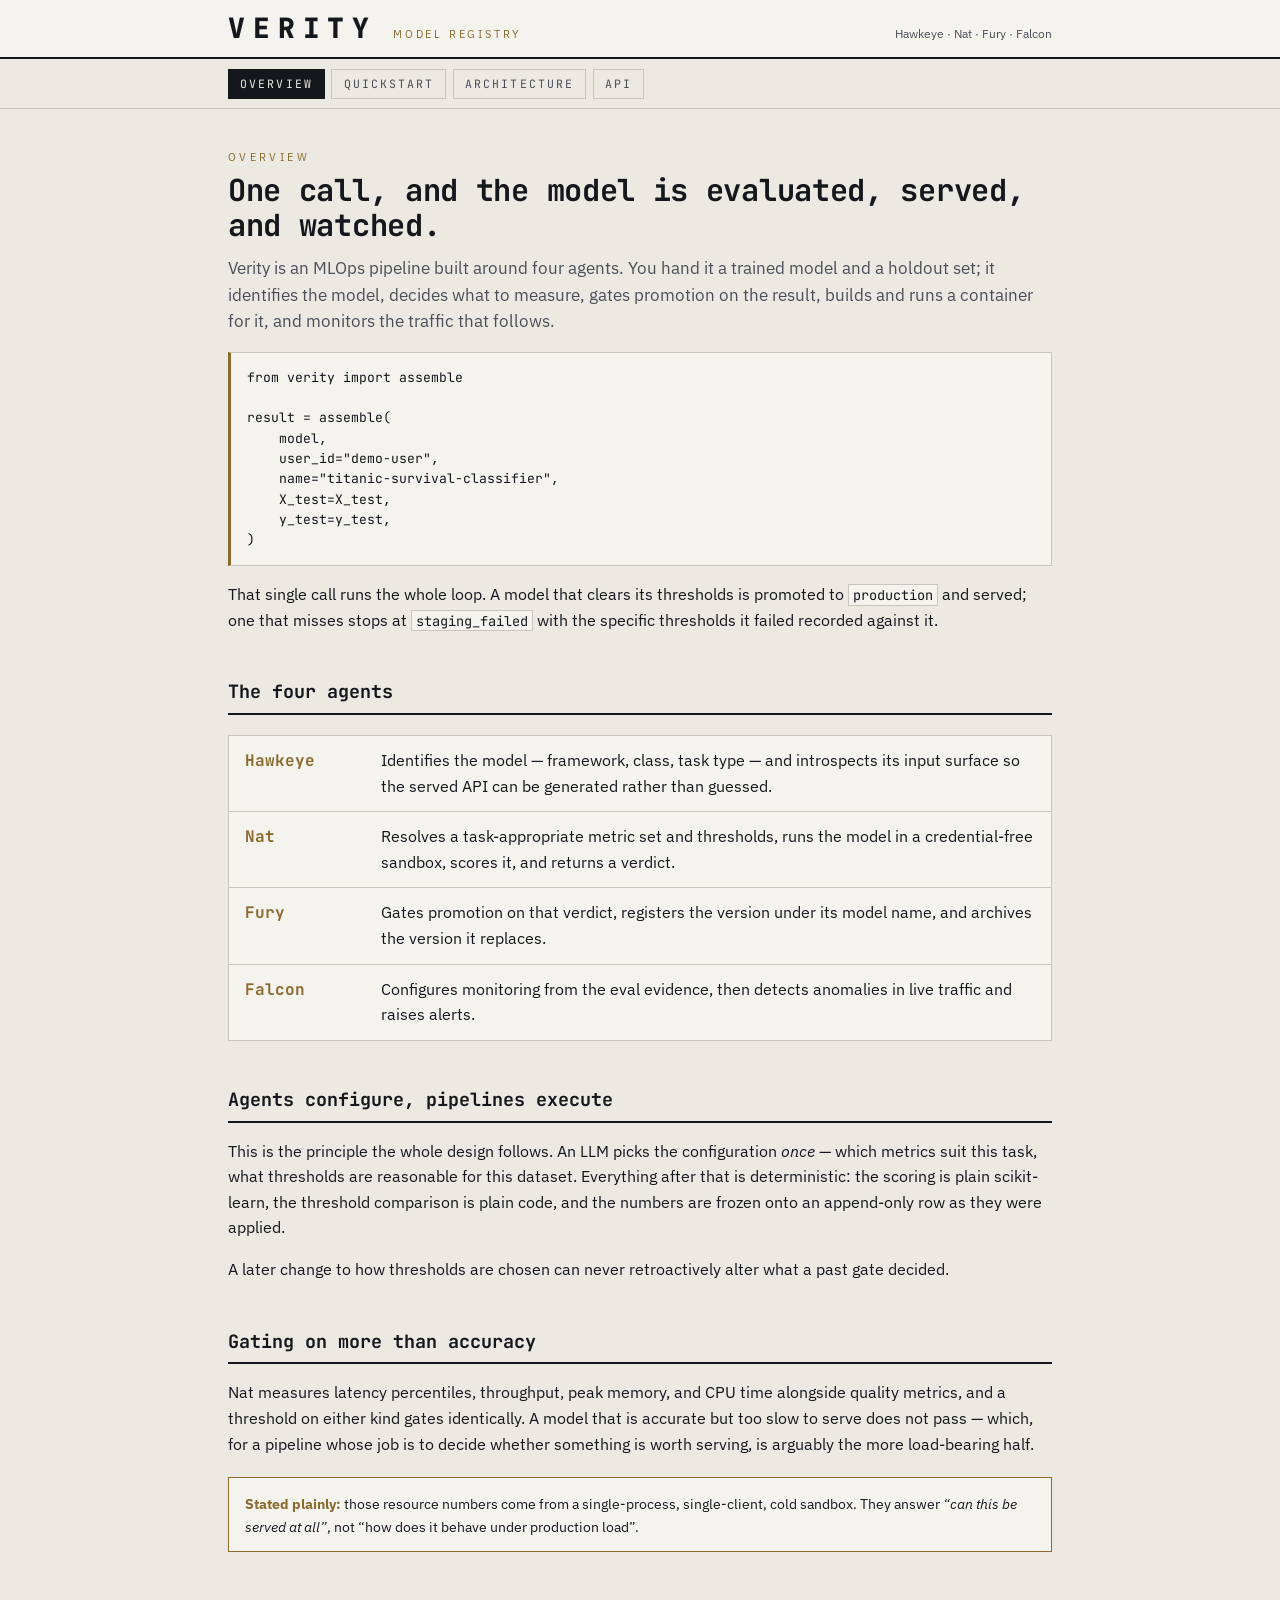
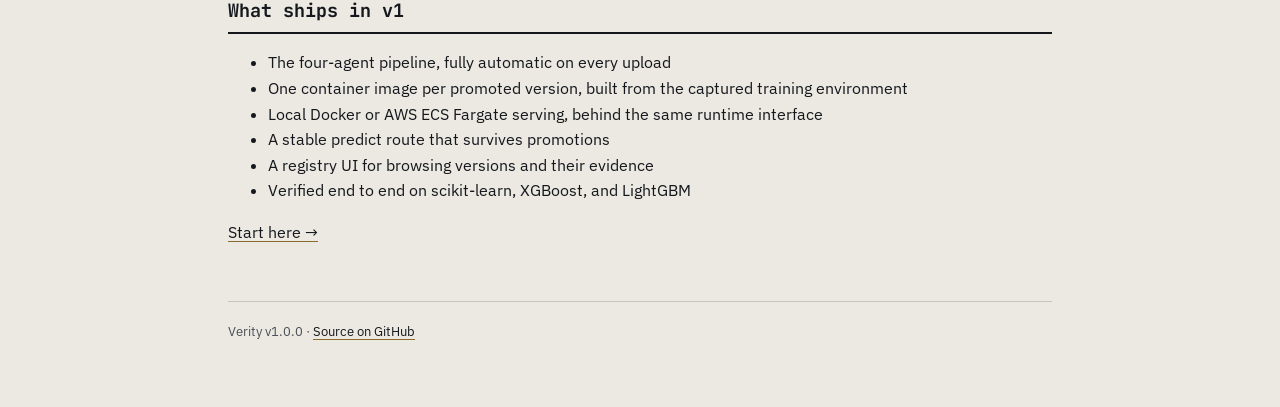
<file: index.html>
<!doctype html>
<html lang="en">
<head>
<meta charset="utf-8">
<meta name="viewport" content="width=device-width, initial-scale=1">
<title>Verity — an agentic MLOps pipeline</title>
<meta name="description" content="Verity turns a trained model into a served, evaluated, monitored one from a single assemble() call. Four agents: Hawkeye, Nat, Fury, Falcon.">
<link rel="preconnect" href="https://fonts.googleapis.com">
<link rel="preconnect" href="https://fonts.gstatic.com" crossorigin>
<link href="https://fonts.googleapis.com/css2?family=IBM+Plex+Sans:wght@400;500;600&family=JetBrains+Mono:wght@400;700;800&display=swap" rel="stylesheet">
<link rel="stylesheet" href="assets/style.css">
</head>
<body>

<header class="masthead">
  <div class="masthead-inner">
    <a class="wordmark" href="index.html">Verity</a>
    <span class="tagline">Model registry</span>
    <span class="masthead-meta">Hawkeye · Nat · Fury · Falcon</span>
  </div>
</header>

<nav>
  <div class="nav-inner">
    <a href="index.html" aria-current="page">Overview</a>
    <a href="quickstart.html">Quickstart</a>
    <a href="architecture.html">Architecture</a>
    <a href="api.html">API</a>
  </div>
</nav>

<main class="page">
  <p class="eyebrow">Overview</p>
  <h1>One call, and the model is evaluated, served, and watched.</h1>
  <p class="lede">
    Verity is an MLOps pipeline built around four agents. You hand it a trained model and
    a holdout set; it identifies the model, decides what to measure, gates promotion on
    the result, builds and runs a container for it, and monitors the traffic that follows.
  </p>

  <pre><code>from verity import assemble

result = assemble(
    model,
    user_id="demo-user",
    name="titanic-survival-classifier",
    X_test=X_test,
    y_test=y_test,
)</code></pre>

  <p>
    That single call runs the whole loop. A model that clears its thresholds is promoted
    to <code>production</code> and served; one that misses stops at
    <code>staging_failed</code> with the specific thresholds it failed recorded against
    it.
  </p>

  <h2>The four agents</h2>

  <div class="agents">
    <div class="agent">
      <span class="agent-name">Hawkeye</span>
      <span>
        Identifies the model — framework, class, task type — and introspects its input
        surface so the served API can be generated rather than guessed.
      </span>
    </div>
    <div class="agent">
      <span class="agent-name">Nat</span>
      <span>
        Resolves a task-appropriate metric set and thresholds, runs the model in a
        credential-free sandbox, scores it, and returns a verdict.
      </span>
    </div>
    <div class="agent">
      <span class="agent-name">Fury</span>
      <span>
        Gates promotion on that verdict, registers the version under its model name, and
        archives the version it replaces.
      </span>
    </div>
    <div class="agent">
      <span class="agent-name">Falcon</span>
      <span>
        Configures monitoring from the eval evidence, then detects anomalies in live
        traffic and raises alerts.
      </span>
    </div>
  </div>

  <h2>Agents configure, pipelines execute</h2>
  <p>
    This is the principle the whole design follows. An LLM picks the configuration
    <em>once</em> — which metrics suit this task, what thresholds are reasonable for this
    dataset. Everything after that is deterministic: the scoring is plain scikit-learn,
    the threshold comparison is plain code, and the numbers are frozen onto an
    append-only row as they were applied.
  </p>
  <p>
    A later change to how thresholds are chosen can never retroactively alter what a past
    gate decided.
  </p>

  <h2>Gating on more than accuracy</h2>
  <p>
    Nat measures latency percentiles, throughput, peak memory, and CPU time alongside
    quality metrics, and a threshold on either kind gates identically. A model that is
    accurate but too slow to serve does not pass — which, for a pipeline whose job is to
    decide whether something is worth serving, is arguably the more load-bearing half.
  </p>

  <div class="note">
    <strong>Stated plainly:</strong> those resource numbers come from a single-process,
    single-client, cold sandbox. They answer <em>“can this be served at all”</em>, not
    “how does it behave under production load”.
  </div>

  <h2>What ships in v1</h2>
  <ul>
    <li>The four-agent pipeline, fully automatic on every upload</li>
    <li>One container image per promoted version, built from the captured training environment</li>
    <li>Local Docker or AWS ECS Fargate serving, behind the same runtime interface</li>
    <li>A stable predict route that survives promotions</li>
    <li>A registry UI for browsing versions and their evidence</li>
    <li>Verified end to end on scikit-learn, XGBoost, and LightGBM</li>
  </ul>

  <p>
    <a href="quickstart.html">Start here →</a>
  </p>

  <footer>
    Verity v1.0.0 · <a href="https://github.com/Koustav-github/Verity">Source on GitHub</a>
  </footer>
</main>

</body>
</html>
</file>
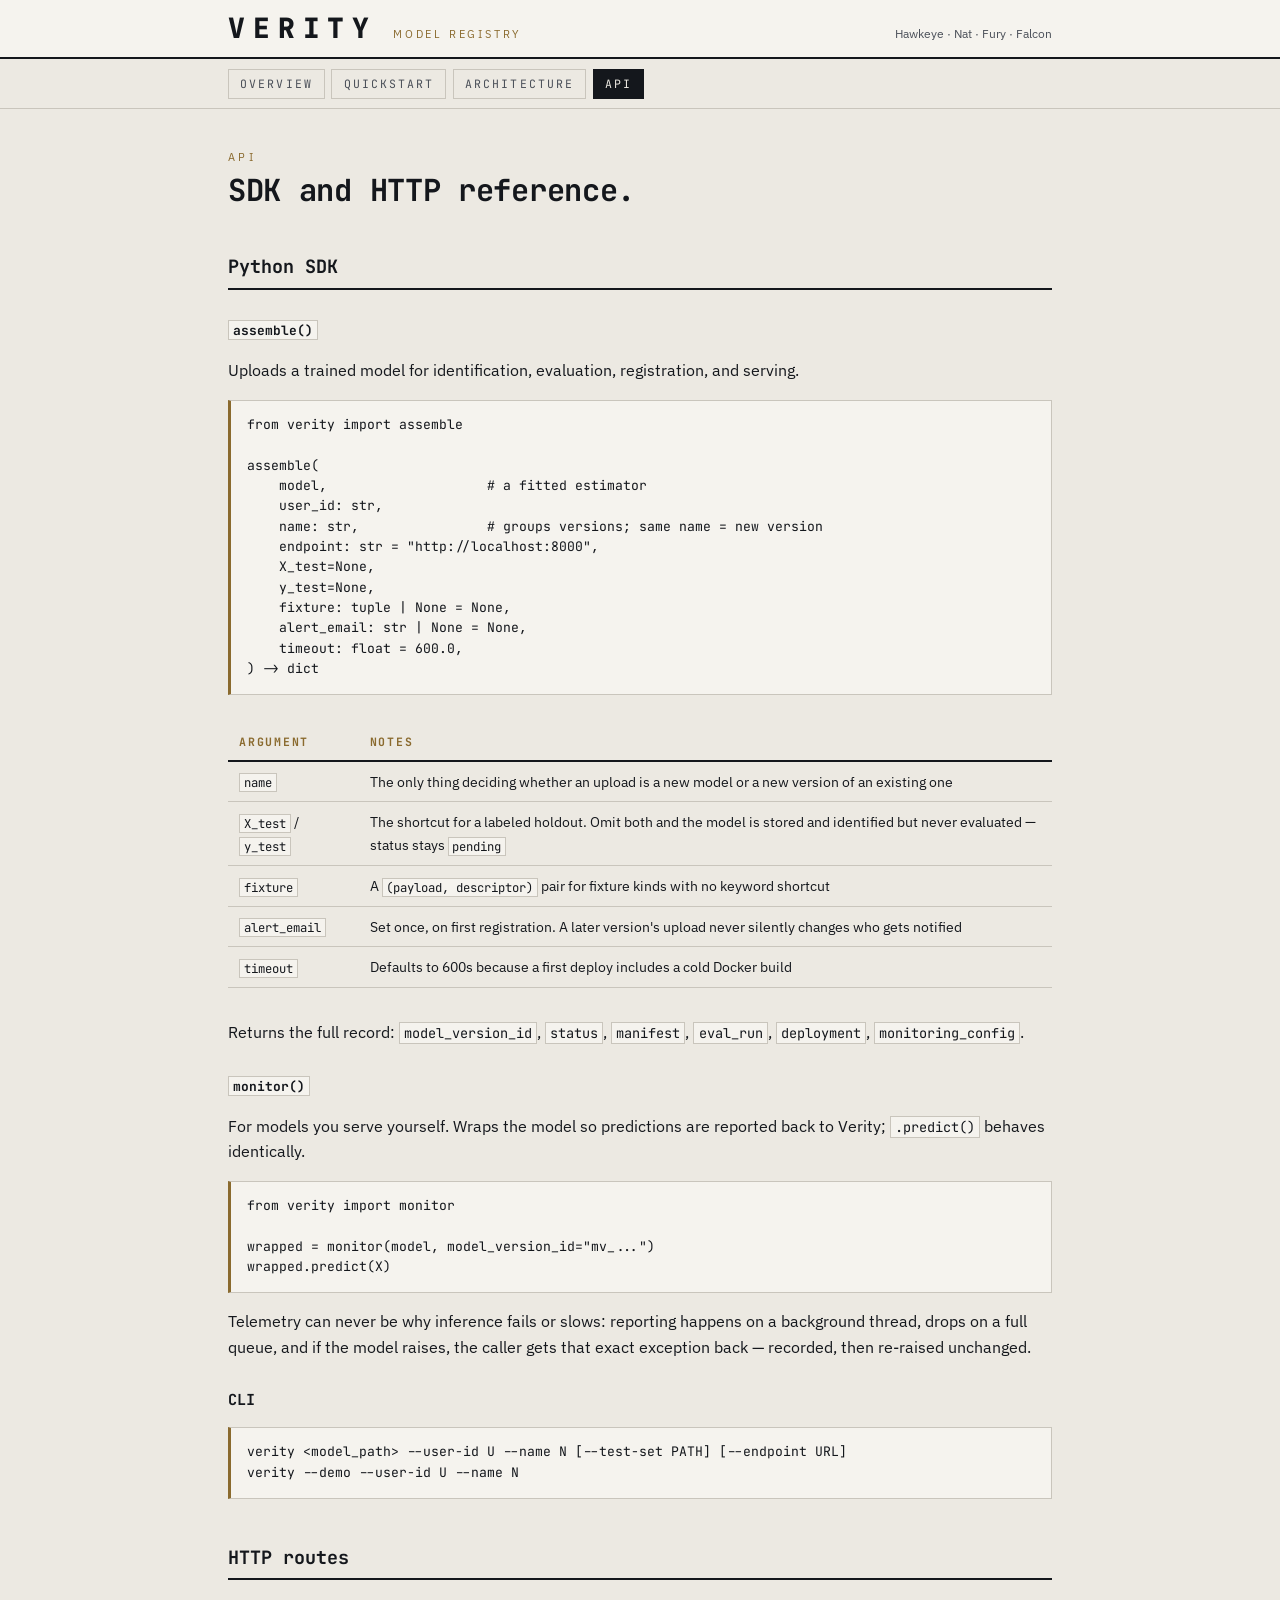
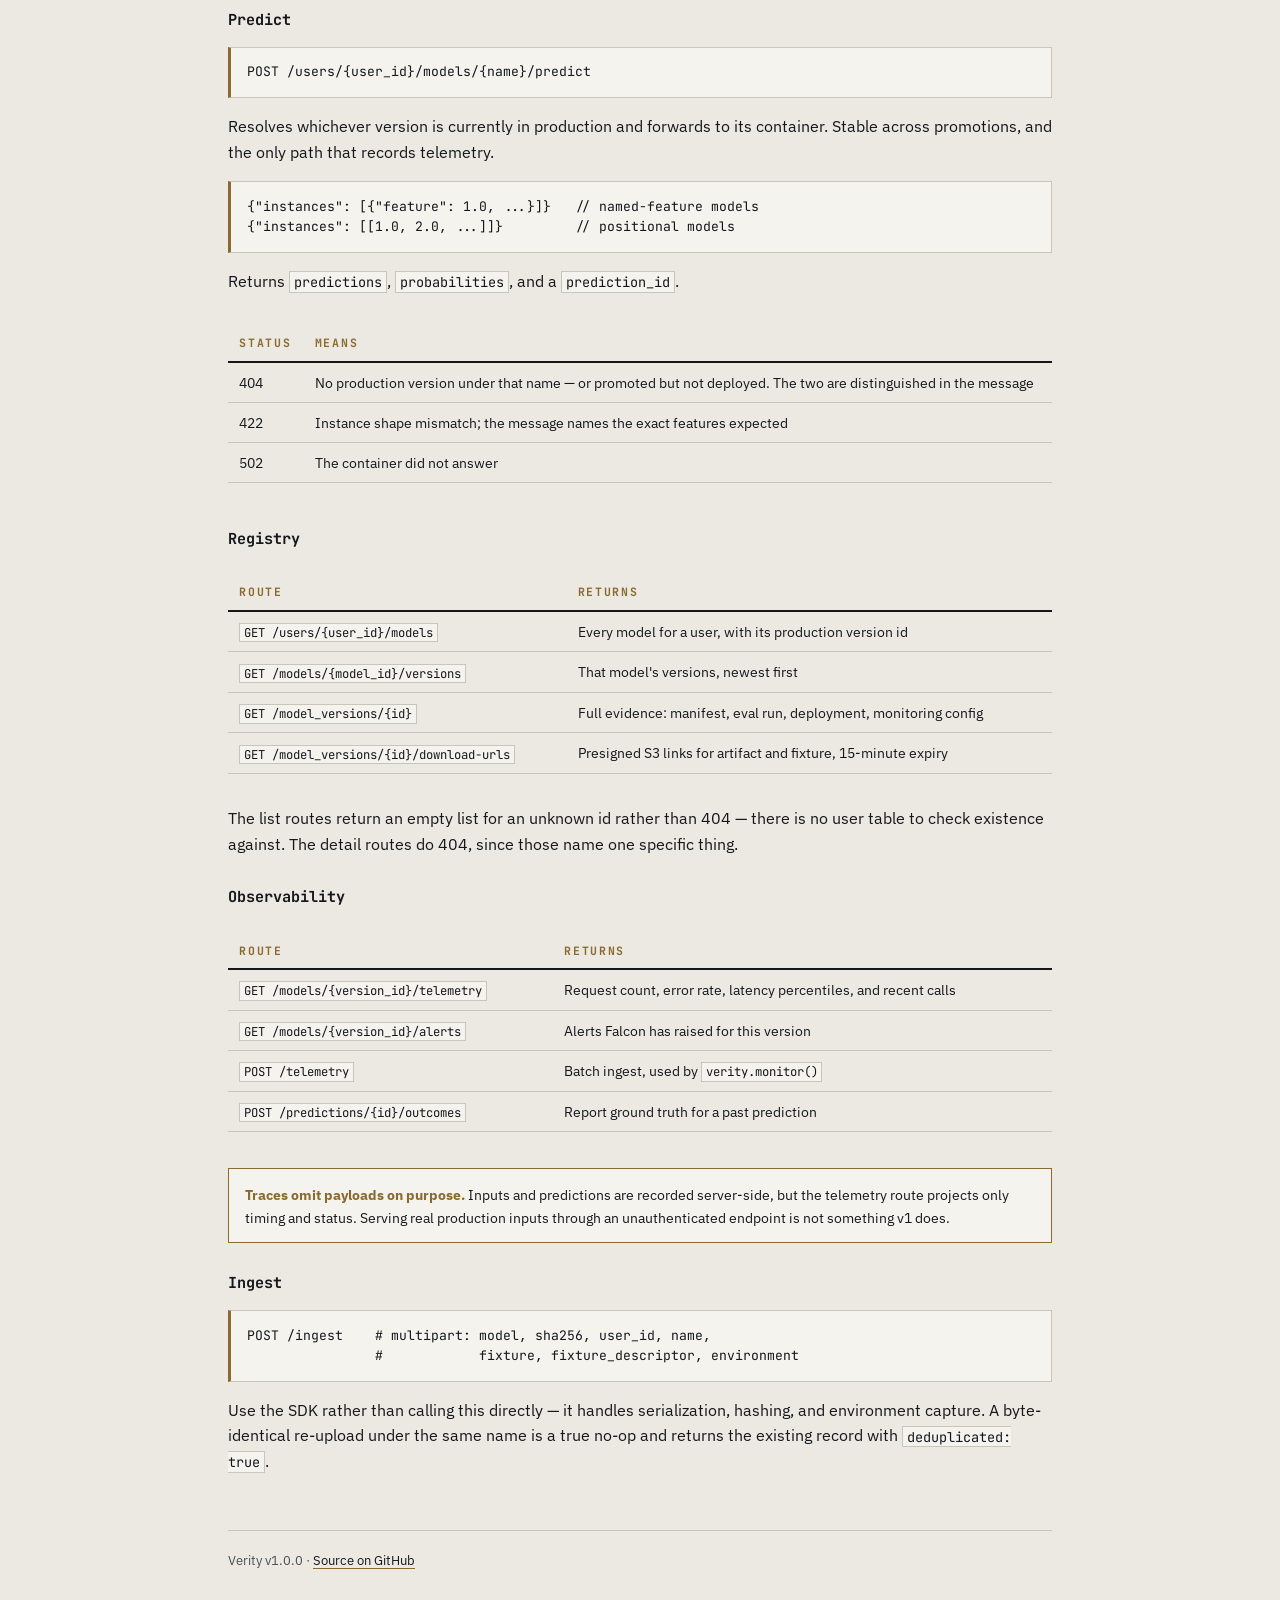
<file: api.html>
<!doctype html>
<html lang="en">
<head>
<meta charset="utf-8">
<meta name="viewport" content="width=device-width, initial-scale=1">
<title>API — Verity</title>
<meta name="description" content="Verity's Python SDK and HTTP routes.">
<link rel="preconnect" href="https://fonts.googleapis.com">
<link rel="preconnect" href="https://fonts.gstatic.com" crossorigin>
<link href="https://fonts.googleapis.com/css2?family=IBM+Plex+Sans:wght@400;500;600&family=JetBrains+Mono:wght@400;700;800&display=swap" rel="stylesheet">
<link rel="stylesheet" href="assets/style.css">
</head>
<body>

<header class="masthead">
  <div class="masthead-inner">
    <a class="wordmark" href="index.html">Verity</a>
    <span class="tagline">Model registry</span>
    <span class="masthead-meta">Hawkeye · Nat · Fury · Falcon</span>
  </div>
</header>

<nav>
  <div class="nav-inner">
    <a href="index.html">Overview</a>
    <a href="quickstart.html">Quickstart</a>
    <a href="architecture.html">Architecture</a>
    <a href="api.html" aria-current="page">API</a>
  </div>
</nav>

<main class="page">
  <p class="eyebrow">API</p>
  <h1>SDK and HTTP reference.</h1>

  <h2>Python SDK</h2>

  <h3><code>assemble()</code></h3>
  <p>Uploads a trained model for identification, evaluation, registration, and serving.</p>

  <pre><code>from verity import assemble

assemble(
    model,                    # a fitted estimator
    user_id: str,
    name: str,                # groups versions; same name = new version
    endpoint: str = "http://localhost:8000",
    X_test=None,
    y_test=None,
    fixture: tuple | None = None,
    alert_email: str | None = None,
    timeout: float = 600.0,
) -> dict</code></pre>

  <div class="table-scroll">
    <table>
      <tr><th>Argument</th><th>Notes</th></tr>
      <tr><td><code>name</code></td><td>The only thing deciding whether an upload is a new model or a new version of an existing one</td></tr>
      <tr><td><code>X_test</code> / <code>y_test</code></td><td>The shortcut for a labeled holdout. Omit both and the model is stored and identified but never evaluated — status stays <code>pending</code></td></tr>
      <tr><td><code>fixture</code></td><td>A <code>(payload, descriptor)</code> pair for fixture kinds with no keyword shortcut</td></tr>
      <tr><td><code>alert_email</code></td><td>Set once, on first registration. A later version's upload never silently changes who gets notified</td></tr>
      <tr><td><code>timeout</code></td><td>Defaults to 600s because a first deploy includes a cold Docker build</td></tr>
    </table>
  </div>

  <p>Returns the full record: <code>model_version_id</code>, <code>status</code>, <code>manifest</code>, <code>eval_run</code>, <code>deployment</code>, <code>monitoring_config</code>.</p>

  <h3><code>monitor()</code></h3>
  <p>
    For models you serve yourself. Wraps the model so predictions are reported back to
    Verity; <code>.predict()</code> behaves identically.
  </p>

  <pre><code>from verity import monitor

wrapped = monitor(model, model_version_id="mv_...")
wrapped.predict(X)</code></pre>

  <p>
    Telemetry can never be why inference fails or slows: reporting happens on a background
    thread, drops on a full queue, and if the model raises, the caller gets that exact
    exception back — recorded, then re-raised unchanged.
  </p>

  <h3>CLI</h3>
  <pre><code>verity &lt;model_path&gt; --user-id U --name N [--test-set PATH] [--endpoint URL]
verity --demo --user-id U --name N</code></pre>

  <h2>HTTP routes</h2>

  <h3>Predict</h3>
  <pre><code>POST /users/{user_id}/models/{name}/predict</code></pre>
  <p>
    Resolves whichever version is currently in production and forwards to its container.
    Stable across promotions, and the only path that records telemetry.
  </p>

  <pre><code>{"instances": [{"feature": 1.0, ...}]}   // named-feature models
{"instances": [[1.0, 2.0, ...]]}         // positional models</code></pre>

  <p>Returns <code>predictions</code>, <code>probabilities</code>, and a <code>prediction_id</code>.</p>

  <div class="table-scroll">
    <table>
      <tr><th>Status</th><th>Means</th></tr>
      <tr><td>404</td><td>No production version under that name — or promoted but not deployed. The two are distinguished in the message</td></tr>
      <tr><td>422</td><td>Instance shape mismatch; the message names the exact features expected</td></tr>
      <tr><td>502</td><td>The container did not answer</td></tr>
    </table>
  </div>

  <h3>Registry</h3>
  <div class="table-scroll">
    <table>
      <tr><th>Route</th><th>Returns</th></tr>
      <tr><td><code>GET /users/{user_id}/models</code></td><td>Every model for a user, with its production version id</td></tr>
      <tr><td><code>GET /models/{model_id}/versions</code></td><td>That model's versions, newest first</td></tr>
      <tr><td><code>GET /model_versions/{id}</code></td><td>Full evidence: manifest, eval run, deployment, monitoring config</td></tr>
      <tr><td><code>GET /model_versions/{id}/download-urls</code></td><td>Presigned S3 links for artifact and fixture, 15-minute expiry</td></tr>
    </table>
  </div>

  <p>
    The list routes return an empty list for an unknown id rather than 404 — there is no
    user table to check existence against. The detail routes do 404, since those name one
    specific thing.
  </p>

  <h3>Observability</h3>
  <div class="table-scroll">
    <table>
      <tr><th>Route</th><th>Returns</th></tr>
      <tr><td><code>GET /models/{version_id}/telemetry</code></td><td>Request count, error rate, latency percentiles, and recent calls</td></tr>
      <tr><td><code>GET /models/{version_id}/alerts</code></td><td>Alerts Falcon has raised for this version</td></tr>
      <tr><td><code>POST /telemetry</code></td><td>Batch ingest, used by <code>verity.monitor()</code></td></tr>
      <tr><td><code>POST /predictions/{id}/outcomes</code></td><td>Report ground truth for a past prediction</td></tr>
    </table>
  </div>

  <div class="note">
    <strong>Traces omit payloads on purpose.</strong> Inputs and predictions are recorded
    server-side, but the telemetry route projects only timing and status. Serving real
    production inputs through an unauthenticated endpoint is not something v1 does.
  </div>

  <h3>Ingest</h3>
  <pre><code>POST /ingest    # multipart: model, sha256, user_id, name,
                #            fixture, fixture_descriptor, environment</code></pre>
  <p>
    Use the SDK rather than calling this directly — it handles serialization, hashing, and
    environment capture. A byte-identical re-upload under the same name is a true no-op
    and returns the existing record with <code>deduplicated: true</code>.
  </p>

  <footer>
    Verity v1.0.0 · <a href="https://github.com/Koustav-github/Verity">Source on GitHub</a>
  </footer>
</main>

</body>
</html>
</file>
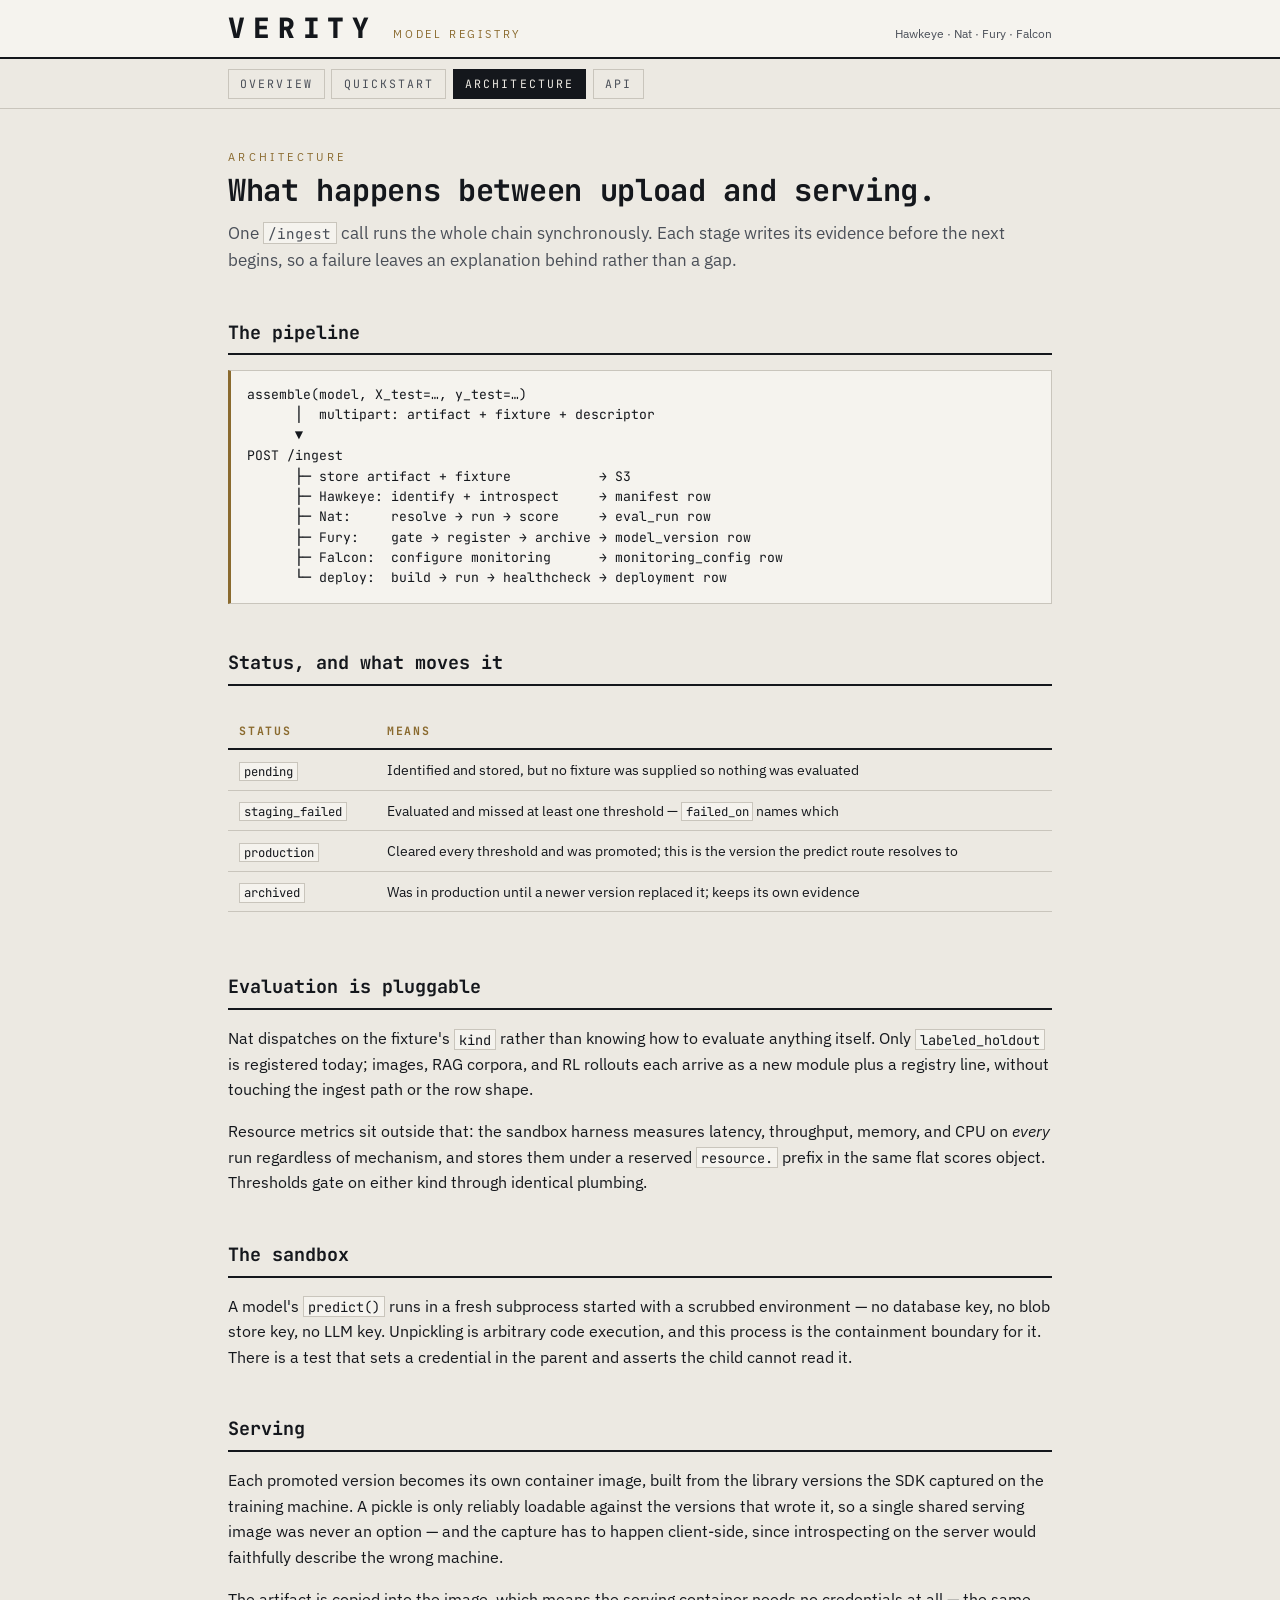
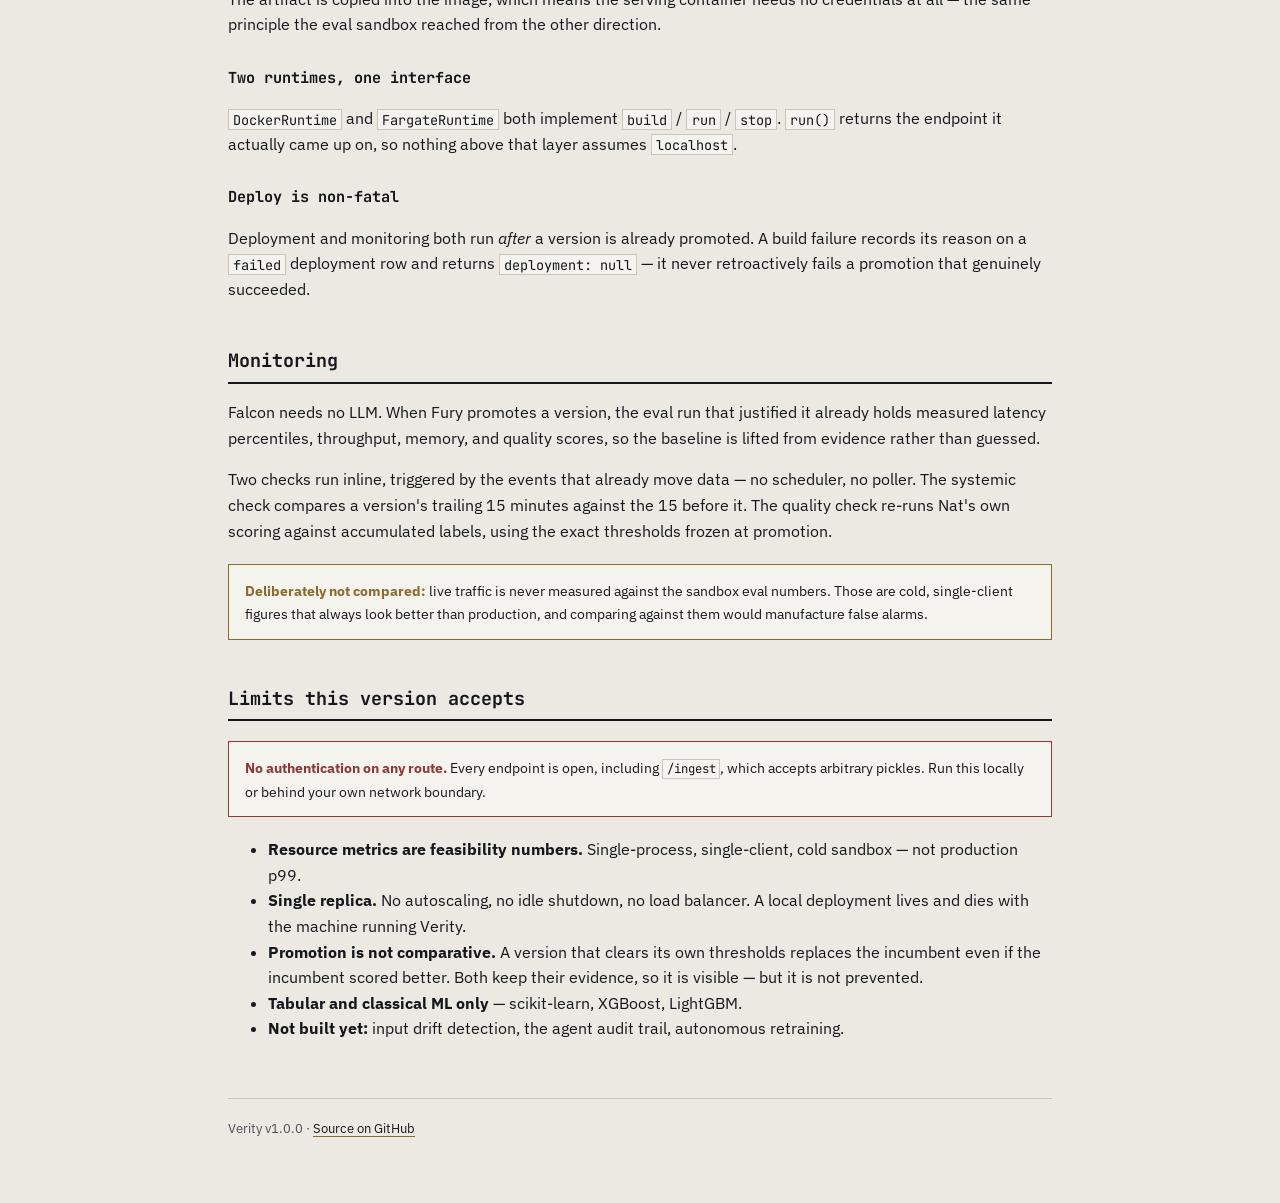
<file: architecture.html>
<!doctype html>
<html lang="en">
<head>
<meta charset="utf-8">
<meta name="viewport" content="width=device-width, initial-scale=1">
<title>Architecture — Verity</title>
<meta name="description" content="How Verity's pipeline works: the agent handoff, evaluation sandbox, container serving, and the limits it accepts.">
<link rel="preconnect" href="https://fonts.googleapis.com">
<link rel="preconnect" href="https://fonts.gstatic.com" crossorigin>
<link href="https://fonts.googleapis.com/css2?family=IBM+Plex+Sans:wght@400;500;600&family=JetBrains+Mono:wght@400;700;800&display=swap" rel="stylesheet">
<link rel="stylesheet" href="assets/style.css">
</head>
<body>

<header class="masthead">
  <div class="masthead-inner">
    <a class="wordmark" href="index.html">Verity</a>
    <span class="tagline">Model registry</span>
    <span class="masthead-meta">Hawkeye · Nat · Fury · Falcon</span>
  </div>
</header>

<nav>
  <div class="nav-inner">
    <a href="index.html">Overview</a>
    <a href="quickstart.html">Quickstart</a>
    <a href="architecture.html" aria-current="page">Architecture</a>
    <a href="api.html">API</a>
  </div>
</nav>

<main class="page">
  <p class="eyebrow">Architecture</p>
  <h1>What happens between upload and serving.</h1>
  <p class="lede">
    One <code>/ingest</code> call runs the whole chain synchronously. Each stage writes
    its evidence before the next begins, so a failure leaves an explanation behind rather
    than a gap.
  </p>

  <h2>The pipeline</h2>
  <pre><code>assemble(model, X_test=…, y_test=…)
      │  multipart: artifact + fixture + descriptor
      ▼
POST /ingest
      ├─ store artifact + fixture           → S3
      ├─ Hawkeye: identify + introspect     → manifest row
      ├─ Nat:     resolve → run → score     → eval_run row
      ├─ Fury:    gate → register → archive → model_version row
      ├─ Falcon:  configure monitoring      → monitoring_config row
      └─ deploy:  build → run → healthcheck → deployment row</code></pre>

  <h2>Status, and what moves it</h2>
  <div class="table-scroll">
    <table>
      <tr><th>Status</th><th>Means</th></tr>
      <tr><td><code>pending</code></td><td>Identified and stored, but no fixture was supplied so nothing was evaluated</td></tr>
      <tr><td><code>staging_failed</code></td><td>Evaluated and missed at least one threshold — <code>failed_on</code> names which</td></tr>
      <tr><td><code>production</code></td><td>Cleared every threshold and was promoted; this is the version the predict route resolves to</td></tr>
      <tr><td><code>archived</code></td><td>Was in production until a newer version replaced it; keeps its own evidence</td></tr>
    </table>
  </div>

  <h2>Evaluation is pluggable</h2>
  <p>
    Nat dispatches on the fixture's <code>kind</code> rather than knowing how to evaluate
    anything itself. Only <code>labeled_holdout</code> is registered today; images, RAG
    corpora, and RL rollouts each arrive as a new module plus a registry line, without
    touching the ingest path or the row shape.
  </p>
  <p>
    Resource metrics sit outside that: the sandbox harness measures latency, throughput,
    memory, and CPU on <em>every</em> run regardless of mechanism, and stores them under a
    reserved <code>resource.</code> prefix in the same flat scores object. Thresholds gate
    on either kind through identical plumbing.
  </p>

  <h2>The sandbox</h2>
  <p>
    A model's <code>predict()</code> runs in a fresh subprocess started with a scrubbed
    environment — no database key, no blob store key, no LLM key. Unpickling is arbitrary
    code execution, and this process is the containment boundary for it. There is a test
    that sets a credential in the parent and asserts the child cannot read it.
  </p>

  <h2>Serving</h2>
  <p>
    Each promoted version becomes its own container image, built from the library versions
    the SDK captured on the training machine. A pickle is only reliably loadable against
    the versions that wrote it, so a single shared serving image was never an option — and
    the capture has to happen client-side, since introspecting on the server would
    faithfully describe the wrong machine.
  </p>
  <p>
    The artifact is copied into the image, which means the serving container needs no
    credentials at all — the same principle the eval sandbox reached from the other
    direction.
  </p>

  <h3>Two runtimes, one interface</h3>
  <p>
    <code>DockerRuntime</code> and <code>FargateRuntime</code> both implement
    <code>build</code> / <code>run</code> / <code>stop</code>. <code>run()</code> returns
    the endpoint it actually came up on, so nothing above that layer assumes
    <code>localhost</code>.
  </p>

  <h3>Deploy is non-fatal</h3>
  <p>
    Deployment and monitoring both run <em>after</em> a version is already promoted. A
    build failure records its reason on a <code>failed</code> deployment row and returns
    <code>deployment: null</code> — it never retroactively fails a promotion that
    genuinely succeeded.
  </p>

  <h2>Monitoring</h2>
  <p>
    Falcon needs no LLM. When Fury promotes a version, the eval run that justified it
    already holds measured latency percentiles, throughput, memory, and quality scores, so
    the baseline is lifted from evidence rather than guessed.
  </p>
  <p>
    Two checks run inline, triggered by the events that already move data — no scheduler,
    no poller. The systemic check compares a version's trailing 15 minutes against the 15
    before it. The quality check re-runs Nat's own scoring against accumulated labels,
    using the exact thresholds frozen at promotion.
  </p>

  <div class="note">
    <strong>Deliberately not compared:</strong> live traffic is never measured against the
    sandbox eval numbers. Those are cold, single-client figures that always look better
    than production, and comparing against them would manufacture false alarms.
  </div>

  <h2>Limits this version accepts</h2>

  <div class="note warn">
    <strong>No authentication on any route.</strong> Every endpoint is open, including
    <code>/ingest</code>, which accepts arbitrary pickles. Run this locally or behind your
    own network boundary.
  </div>

  <ul>
    <li>
      <strong>Resource metrics are feasibility numbers.</strong> Single-process,
      single-client, cold sandbox — not production p99.
    </li>
    <li>
      <strong>Single replica.</strong> No autoscaling, no idle shutdown, no load balancer.
      A local deployment lives and dies with the machine running Verity.
    </li>
    <li>
      <strong>Promotion is not comparative.</strong> A version that clears its own
      thresholds replaces the incumbent even if the incumbent scored better. Both keep
      their evidence, so it is visible — but it is not prevented.
    </li>
    <li>
      <strong>Tabular and classical ML only</strong> — scikit-learn, XGBoost, LightGBM.
    </li>
    <li>
      <strong>Not built yet:</strong> input drift detection, the agent audit trail,
      autonomous retraining.
    </li>
  </ul>

  <footer>
    Verity v1.0.0 · <a href="https://github.com/Koustav-github/Verity">Source on GitHub</a>
  </footer>
</main>

</body>
</html>
</file>
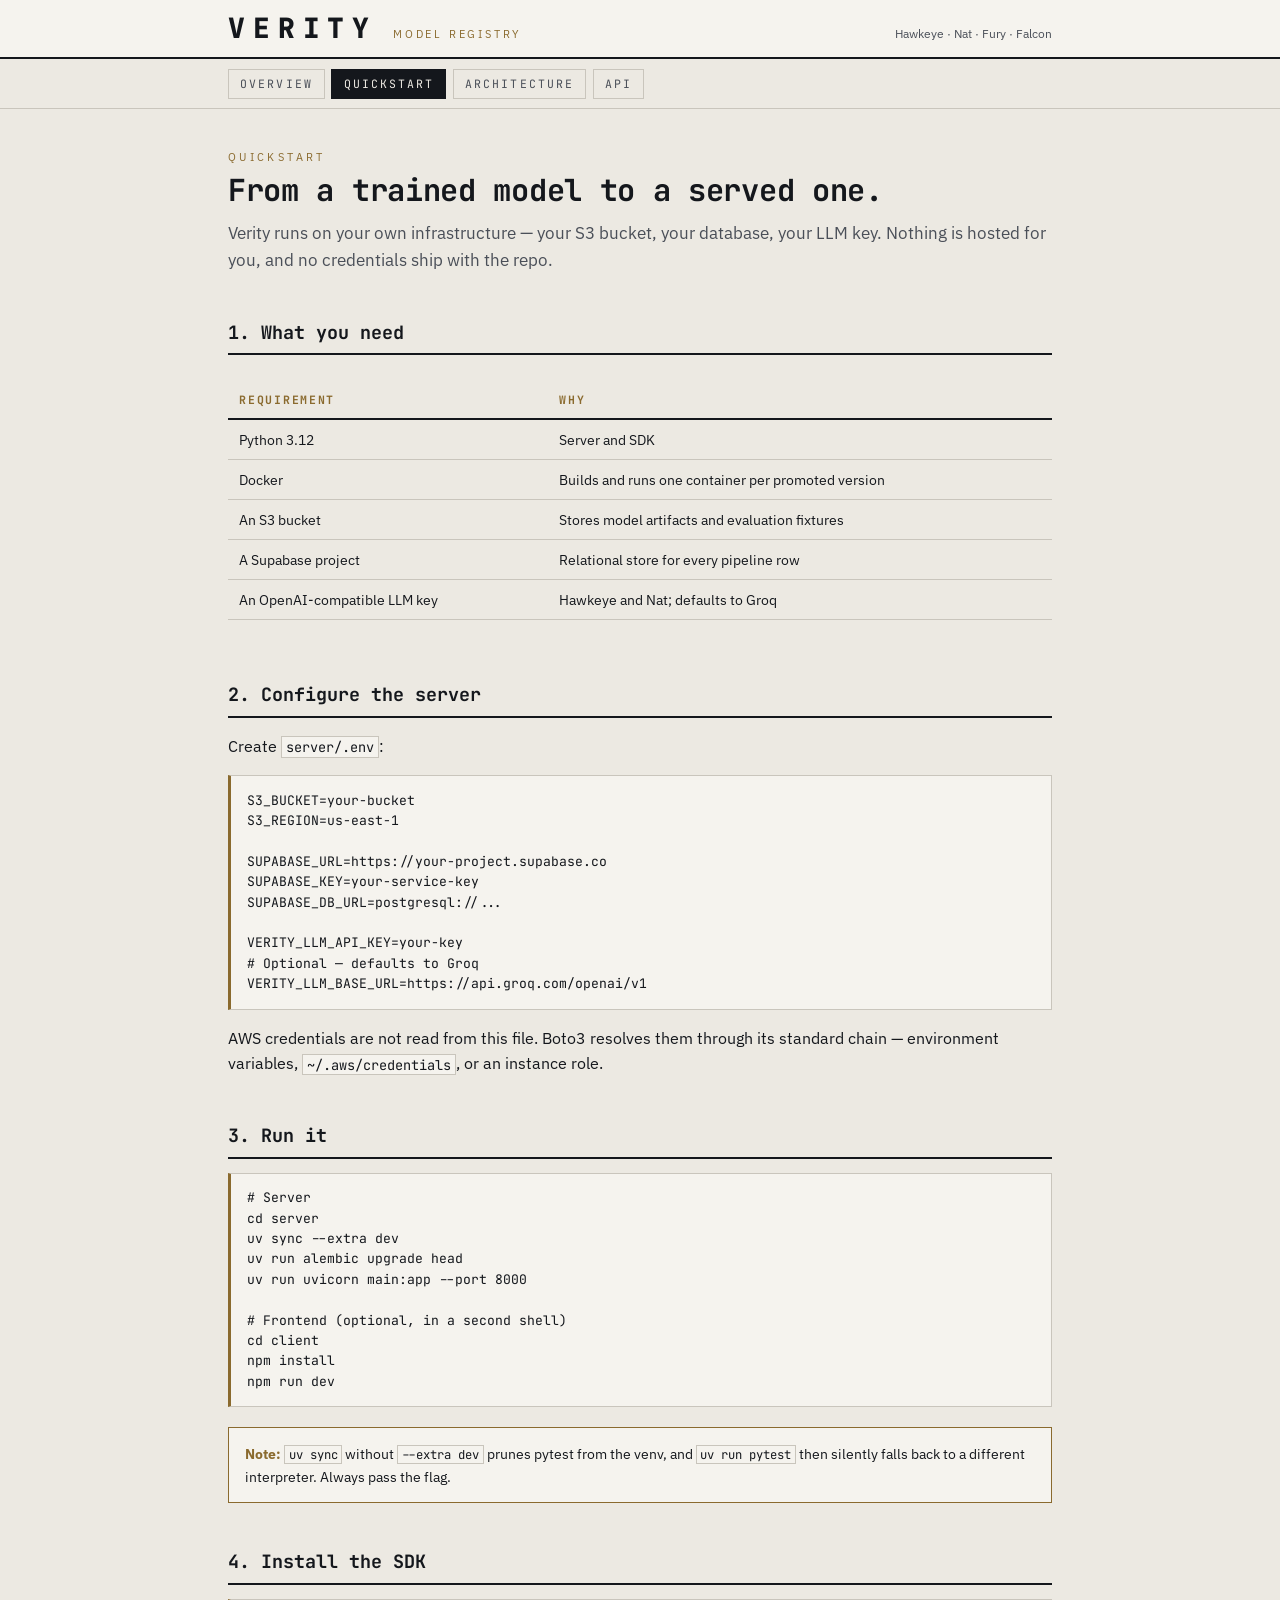
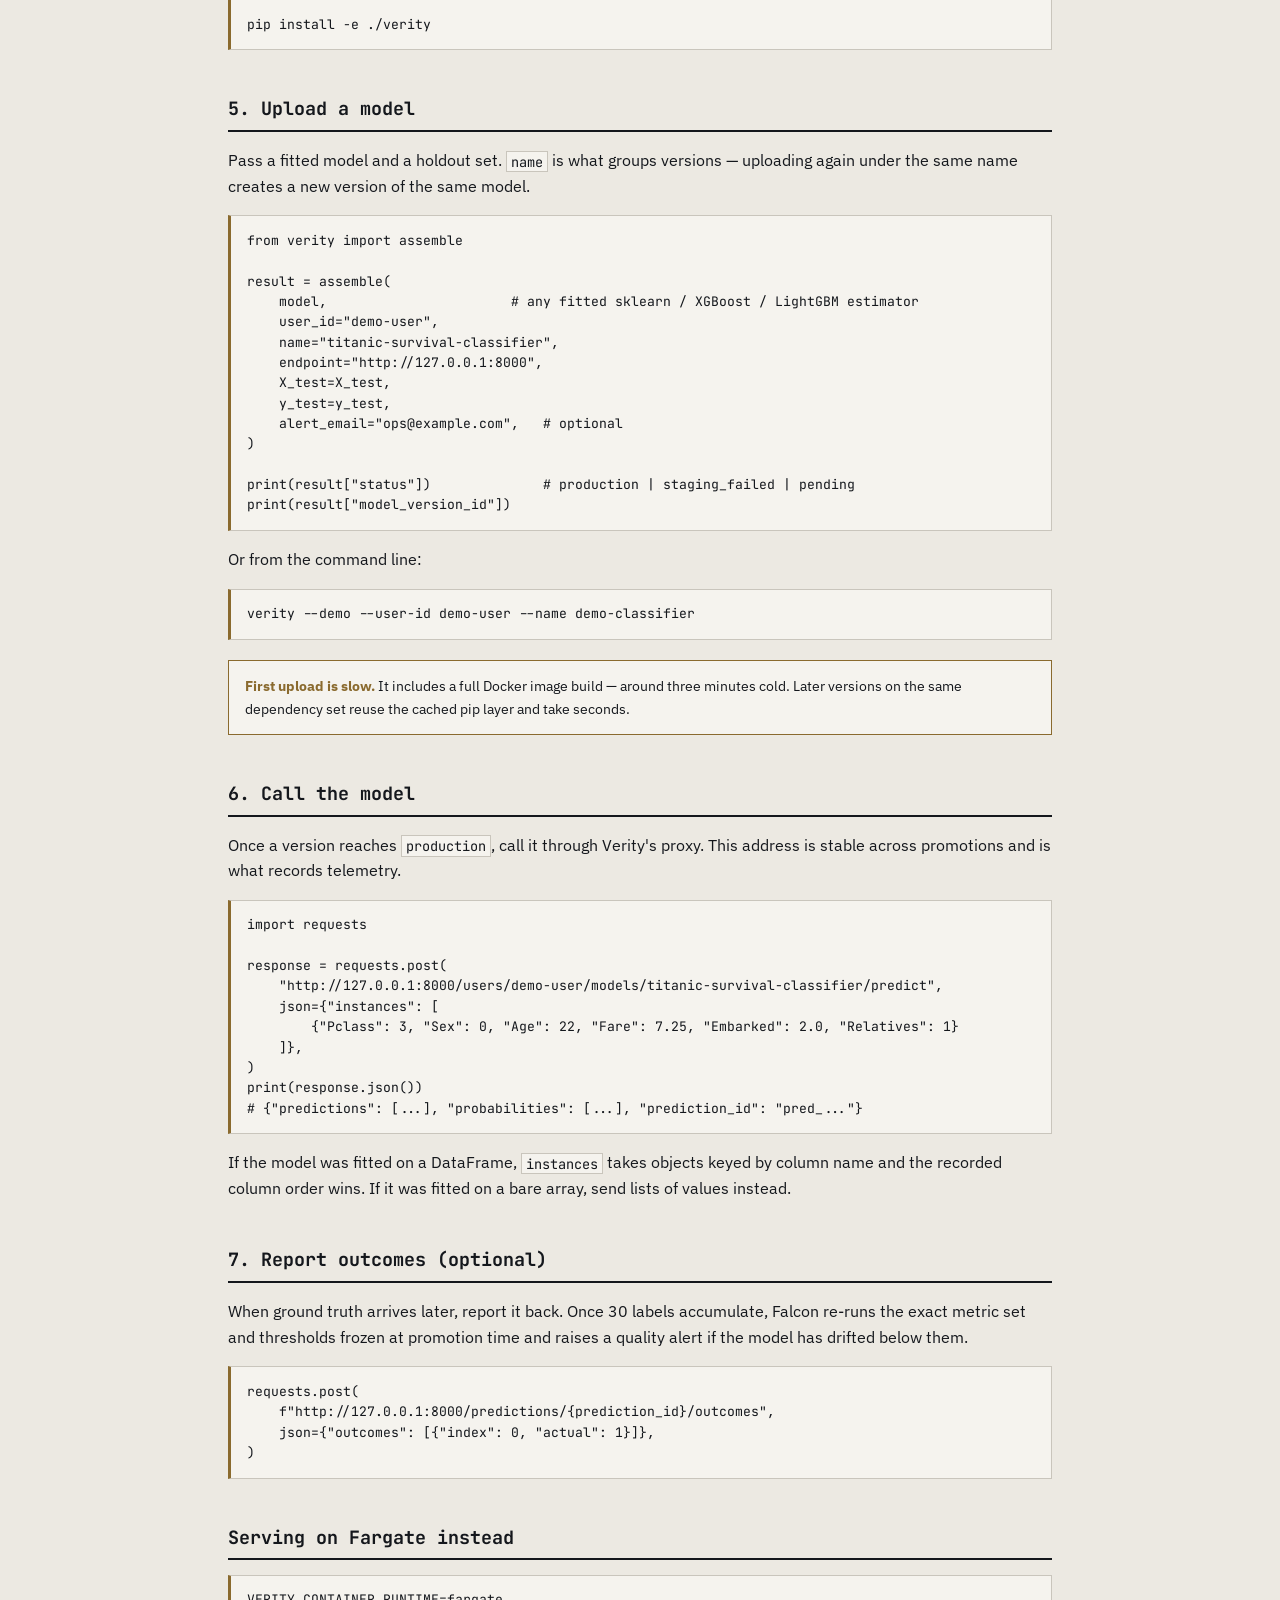
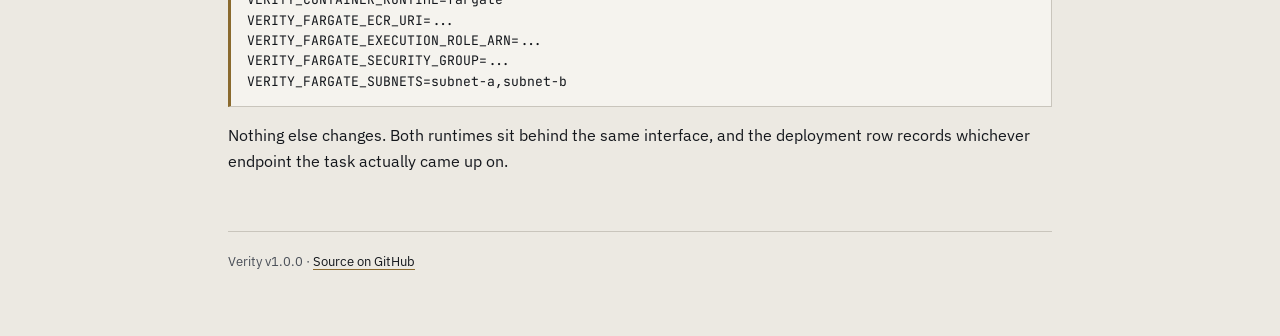
<file: quickstart.html>
<!doctype html>
<html lang="en">
<head>
<meta charset="utf-8">
<meta name="viewport" content="width=device-width, initial-scale=1">
<title>Quickstart — Verity</title>
<meta name="description" content="Run Verity locally: install the SDK, configure the server, upload a model, and call it.">
<link rel="preconnect" href="https://fonts.googleapis.com">
<link rel="preconnect" href="https://fonts.gstatic.com" crossorigin>
<link href="https://fonts.googleapis.com/css2?family=IBM+Plex+Sans:wght@400;500;600&family=JetBrains+Mono:wght@400;700;800&display=swap" rel="stylesheet">
<link rel="stylesheet" href="assets/style.css">
</head>
<body>

<header class="masthead">
  <div class="masthead-inner">
    <a class="wordmark" href="index.html">Verity</a>
    <span class="tagline">Model registry</span>
    <span class="masthead-meta">Hawkeye · Nat · Fury · Falcon</span>
  </div>
</header>

<nav>
  <div class="nav-inner">
    <a href="index.html">Overview</a>
    <a href="quickstart.html" aria-current="page">Quickstart</a>
    <a href="architecture.html">Architecture</a>
    <a href="api.html">API</a>
  </div>
</nav>

<main class="page">
  <p class="eyebrow">Quickstart</p>
  <h1>From a trained model to a served one.</h1>
  <p class="lede">
    Verity runs on your own infrastructure — your S3 bucket, your database, your LLM key.
    Nothing is hosted for you, and no credentials ship with the repo.
  </p>

  <h2>1. What you need</h2>
  <div class="table-scroll">
    <table>
      <tr><th>Requirement</th><th>Why</th></tr>
      <tr><td>Python 3.12</td><td>Server and SDK</td></tr>
      <tr><td>Docker</td><td>Builds and runs one container per promoted version</td></tr>
      <tr><td>An S3 bucket</td><td>Stores model artifacts and evaluation fixtures</td></tr>
      <tr><td>A Supabase project</td><td>Relational store for every pipeline row</td></tr>
      <tr><td>An OpenAI-compatible LLM key</td><td>Hawkeye and Nat; defaults to Groq</td></tr>
    </table>
  </div>

  <h2>2. Configure the server</h2>
  <p>Create <code>server/.env</code>:</p>
  <pre><code>S3_BUCKET=your-bucket
S3_REGION=us-east-1

SUPABASE_URL=https://your-project.supabase.co
SUPABASE_KEY=your-service-key
SUPABASE_DB_URL=postgresql://...

VERITY_LLM_API_KEY=your-key
# Optional — defaults to Groq
VERITY_LLM_BASE_URL=https://api.groq.com/openai/v1</code></pre>

  <p>
    AWS credentials are not read from this file. Boto3 resolves them through its standard
    chain — environment variables, <code>~/.aws/credentials</code>, or an instance role.
  </p>

  <h2>3. Run it</h2>
  <pre><code># Server
cd server
uv sync --extra dev
uv run alembic upgrade head
uv run uvicorn main:app --port 8000

# Frontend (optional, in a second shell)
cd client
npm install
npm run dev</code></pre>

  <div class="note">
    <strong>Note:</strong> <code>uv sync</code> without <code>--extra dev</code> prunes
    pytest from the venv, and <code>uv run pytest</code> then silently falls back to a
    different interpreter. Always pass the flag.
  </div>

  <h2>4. Install the SDK</h2>
  <pre><code>pip install -e ./verity</code></pre>

  <h2>5. Upload a model</h2>
  <p>
    Pass a fitted model and a holdout set. <code>name</code> is what groups versions —
    uploading again under the same name creates a new version of the same model.
  </p>

  <pre><code>from verity import assemble

result = assemble(
    model,                       # any fitted sklearn / XGBoost / LightGBM estimator
    user_id="demo-user",
    name="titanic-survival-classifier",
    endpoint="http://127.0.0.1:8000",
    X_test=X_test,
    y_test=y_test,
    alert_email="ops@example.com",   # optional
)

print(result["status"])              # production | staging_failed | pending
print(result["model_version_id"])</code></pre>

  <p>Or from the command line:</p>
  <pre><code>verity --demo --user-id demo-user --name demo-classifier</code></pre>

  <div class="note">
    <strong>First upload is slow.</strong> It includes a full Docker image build — around
    three minutes cold. Later versions on the same dependency set reuse the cached pip
    layer and take seconds.
  </div>

  <h2>6. Call the model</h2>
  <p>
    Once a version reaches <code>production</code>, call it through Verity's proxy. This
    address is stable across promotions and is what records telemetry.
  </p>

  <pre><code>import requests

response = requests.post(
    "http://127.0.0.1:8000/users/demo-user/models/titanic-survival-classifier/predict",
    json={"instances": [
        {"Pclass": 3, "Sex": 0, "Age": 22, "Fare": 7.25, "Embarked": 2.0, "Relatives": 1}
    ]},
)
print(response.json())
# {"predictions": [...], "probabilities": [...], "prediction_id": "pred_..."}</code></pre>

  <p>
    If the model was fitted on a DataFrame, <code>instances</code> takes objects keyed by
    column name and the recorded column order wins. If it was fitted on a bare array, send
    lists of values instead.
  </p>

  <h2>7. Report outcomes (optional)</h2>
  <p>
    When ground truth arrives later, report it back. Once 30 labels accumulate, Falcon
    re-runs the exact metric set and thresholds frozen at promotion time and raises a
    quality alert if the model has drifted below them.
  </p>

  <pre><code>requests.post(
    f"http://127.0.0.1:8000/predictions/{prediction_id}/outcomes",
    json={"outcomes": [{"index": 0, "actual": 1}]},
)</code></pre>

  <h2>Serving on Fargate instead</h2>
  <pre><code>VERITY_CONTAINER_RUNTIME=fargate
VERITY_FARGATE_ECR_URI=...
VERITY_FARGATE_EXECUTION_ROLE_ARN=...
VERITY_FARGATE_SECURITY_GROUP=...
VERITY_FARGATE_SUBNETS=subnet-a,subnet-b</code></pre>

  <p>
    Nothing else changes. Both runtimes sit behind the same interface, and the deployment
    row records whichever endpoint the task actually came up on.
  </p>

  <footer>
    Verity v1.0.0 · <a href="https://github.com/Koustav-github/Verity">Source on GitHub</a>
  </footer>
</main>

</body>
</html>
</file>
<file: assets/style.css>
/* Verity docs — the same paper-ledger palette the app uses, so the docs and the
   product do not look like two different products. No build step: this is one
   stylesheet and a handful of static pages, which is all GitHub Pages needs. */

:root {
  --ink: #14171c;
  --ink-soft: #4a4f58;
  --paper: #ece9e2;
  --paper-raised: #f5f3ee;
  --rule: #c9c5bc;
  --brass: #8a6a2e;
  --pass: #2f6e4f;
  --fail: #8b3a3a;

  --sans: "IBM Plex Sans", ui-sans-serif, system-ui, -apple-system, "Segoe UI", sans-serif;
  --mono: "JetBrains Mono", ui-monospace, "SF Mono", Menlo, Consolas, monospace;
}

*,
*::before,
*::after {
  box-sizing: border-box;
}

html {
  -webkit-text-size-adjust: 100%;
}

body {
  margin: 0;
  background: var(--paper);
  color: var(--ink);
  font-family: var(--sans);
  font-size: 16px;
  line-height: 1.6;
}

::selection {
  background: var(--brass);
  color: var(--paper);
}

:focus-visible {
  outline: 2px solid var(--brass);
  outline-offset: 2px;
}

a {
  color: var(--ink);
  text-decoration-color: var(--brass);
  text-underline-offset: 3px;
}

a:hover {
  color: var(--brass);
}

/* ---------- masthead + nav ---------- */

.masthead {
  border-bottom: 2px solid var(--ink);
  background: var(--paper-raised);
}

.masthead-inner,
.nav-inner,
.page {
  margin: 0 auto;
  width: 100%;
  max-width: 54rem;
  padding-left: 1.25rem;
  padding-right: 1.25rem;
}

.masthead-inner {
  display: flex;
  flex-wrap: wrap;
  align-items: baseline;
  gap: 0.35rem 1rem;
  padding-top: 0.85rem;
  padding-bottom: 0.85rem;
}

.wordmark {
  font-family: var(--mono);
  font-size: 1.75rem;
  font-weight: 800;
  line-height: 1;
  letter-spacing: 0.28em;
  text-transform: uppercase;
  text-decoration: none;
  color: var(--ink);
}

.wordmark:hover {
  color: var(--ink);
}

.tagline {
  font-size: 0.7rem;
  letter-spacing: 0.25em;
  text-transform: uppercase;
  color: var(--brass);
}

.masthead-meta {
  margin-left: auto;
  font-size: 0.75rem;
  color: var(--ink-soft);
}

nav {
  border-bottom: 1px solid var(--rule);
  background: var(--paper);
}

.nav-inner {
  display: flex;
  flex-wrap: wrap;
  gap: 0.4rem;
  padding-top: 0.6rem;
  padding-bottom: 0.6rem;
  font-family: var(--mono);
  font-size: 0.72rem;
  letter-spacing: 0.18em;
  text-transform: uppercase;
}

.nav-inner a {
  border: 1px solid var(--rule);
  padding: 0.3rem 0.7rem;
  text-decoration: none;
  color: var(--ink-soft);
}

.nav-inner a:hover {
  border-color: var(--ink);
  color: var(--ink);
}

.nav-inner a[aria-current="page"] {
  border-color: var(--ink);
  background: var(--ink);
  color: var(--paper);
}

/* ---------- page ---------- */

.page {
  padding-top: 2.5rem;
  padding-bottom: 4rem;
}

.eyebrow {
  margin: 0;
  font-size: 0.7rem;
  letter-spacing: 0.3em;
  text-transform: uppercase;
  color: var(--brass);
}

h1 {
  margin: 0.35rem 0 0;
  font-family: var(--mono);
  font-size: 1.9rem;
  font-weight: 700;
  letter-spacing: -0.01em;
  line-height: 1.15;
}

h2 {
  margin: 2.75rem 0 0.75rem;
  padding-bottom: 0.4rem;
  border-bottom: 2px solid var(--ink);
  font-family: var(--mono);
  font-size: 1.15rem;
  font-weight: 700;
}

h3 {
  margin: 1.75rem 0 0.5rem;
  font-family: var(--mono);
  font-size: 0.95rem;
  font-weight: 700;
}

.lede {
  margin-top: 0.75rem;
  font-size: 1.05rem;
  color: var(--ink-soft);
}

p,
li {
  color: var(--ink);
}

code {
  font-family: var(--mono);
  font-size: 0.85em;
  background: var(--paper-raised);
  border: 1px solid var(--rule);
  padding: 0.05em 0.3em;
}

pre {
  overflow-x: auto;
  margin: 0.9rem 0;
  padding: 0.9rem 1rem;
  background: var(--paper-raised);
  border: 1px solid var(--rule);
  border-left: 3px solid var(--brass);
  font-family: var(--mono);
  font-size: 0.82rem;
  line-height: 1.55;
}

pre code {
  background: none;
  border: none;
  padding: 0;
  font-size: inherit;
}

/* ---------- components ---------- */

.agents {
  margin: 1.25rem 0;
  border: 1px solid var(--rule);
}

.agent {
  display: grid;
  grid-template-columns: 7.5rem 1fr;
  gap: 1rem;
  padding: 0.75rem 1rem;
  background: var(--paper-raised);
  border-bottom: 1px solid var(--rule);
}

.agent:last-child {
  border-bottom: none;
}

.agent-name {
  font-family: var(--mono);
  font-weight: 700;
  color: var(--brass);
}

@media (max-width: 34rem) {
  .agent {
    grid-template-columns: 1fr;
    gap: 0.15rem;
  }
}

table {
  width: 100%;
  margin: 1rem 0;
  border-collapse: collapse;
  font-size: 0.9rem;
}

th,
td {
  padding: 0.5rem 0.7rem;
  text-align: left;
  border-bottom: 1px solid var(--rule);
  vertical-align: top;
}

th {
  font-family: var(--mono);
  font-size: 0.72rem;
  letter-spacing: 0.15em;
  text-transform: uppercase;
  color: var(--brass);
  border-bottom: 2px solid var(--ink);
}

td code {
  white-space: nowrap;
}

.table-scroll {
  overflow-x: auto;
}

.note {
  margin: 1.25rem 0;
  padding: 0.85rem 1rem;
  background: var(--paper-raised);
  border: 1px solid var(--brass);
  font-size: 0.9rem;
}

.note strong {
  color: var(--brass);
}

.warn {
  border-color: var(--fail);
}

.warn strong {
  color: var(--fail);
}

footer {
  margin-top: 3.5rem;
  padding-top: 1.25rem;
  border-top: 1px solid var(--rule);
  font-size: 0.8rem;
  color: var(--ink-soft);
}

@media (prefers-reduced-motion: reduce) {
  *,
  *::before,
  *::after {
    transition-duration: 0.01ms !important;
    animation-duration: 0.01ms !important;
  }
}
</file>
